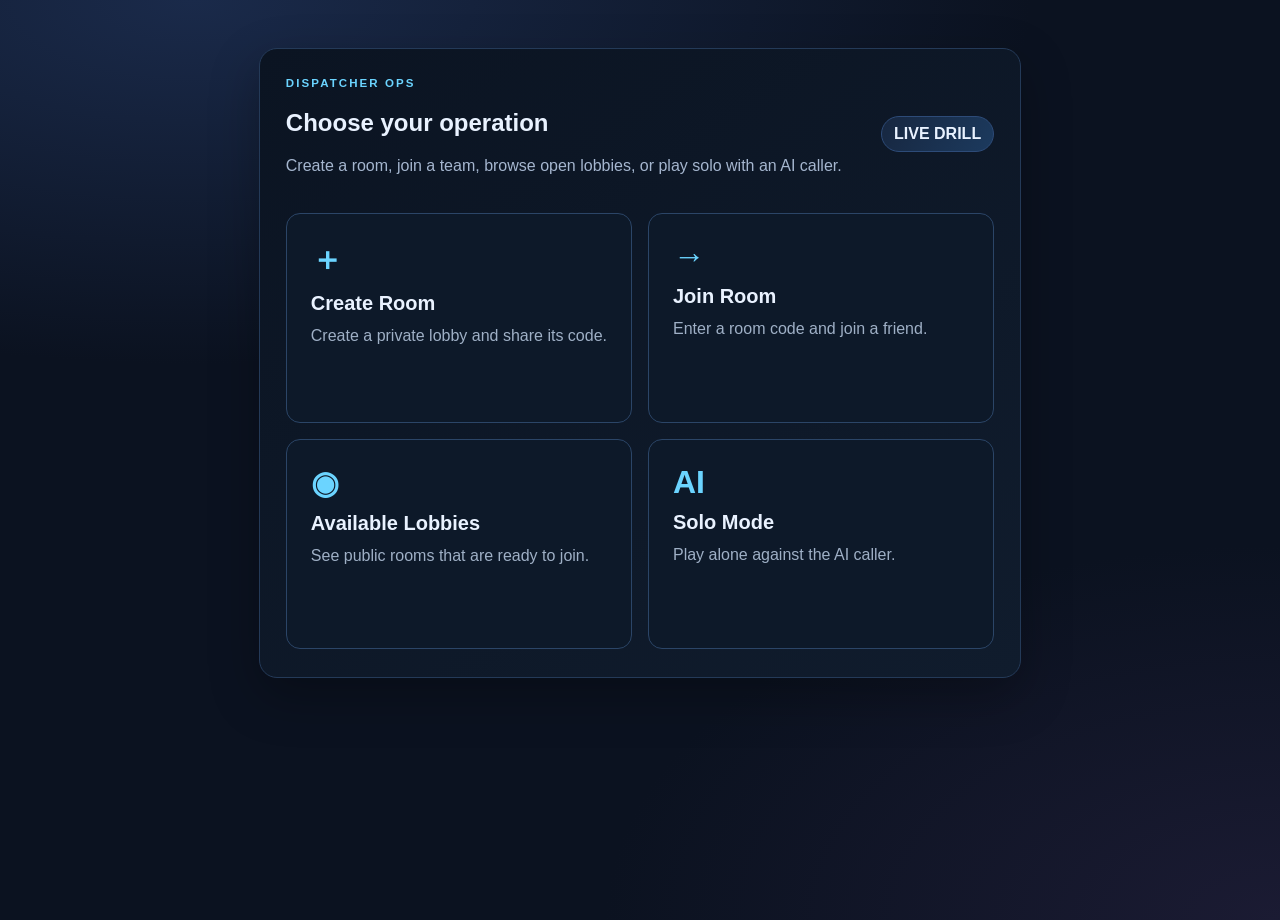
<file: index.html>
<!doctype html>
<html lang="en">
<head>
  <meta charset="UTF-8">
  <meta name="viewport" content="width=device-width, initial-scale=1.0">
  <title>Dispatcher Ops — Main Menu</title>
  <link rel="stylesheet" href="./style.css">
</head>
<body>
  <main class="app">
    <section class="mainMenu standaloneMenu">
      <div class="menuHeader">
        <div>
          <div class="menuKicker">DISPATCHER OPS</div>
          <h1>Choose your operation</h1>
          <p class="muted">Create a room, join a team, browse open lobbies, or play solo with an AI caller.</p>
        </div>
        <div class="badge">LIVE DRILL</div>
      </div>

      <div class="menuGrid">
        <a class="menuTile menuLink" href="/dispatcher-game/create-room.html">
          <span class="tileIcon">＋</span>
          <strong>Create Room</strong>
          <span>Create a private lobby and share its code.</span>
        </a>

        <a class="menuTile menuLink" href="/dispatcher-game/join-room.html">
          <span class="tileIcon">→</span>
          <strong>Join Room</strong>
          <span>Enter a room code and join a friend.</span>
        </a>

        <a class="menuTile menuLink" href="/dispatcher-game/lobbies.html">
          <span class="tileIcon">◉</span>
          <strong>Available Lobbies</strong>
          <span>See public rooms that are ready to join.</span>
        </a>

        <a class="menuTile menuLink" href="/dispatcher-game/solo.html">
          <span class="tileIcon">AI</span>
          <strong>Solo Mode</strong>
          <span>Play alone against the AI caller.</span>
        </a>
      </div>
    </section>
  </main>
</body>
</html>
</file>
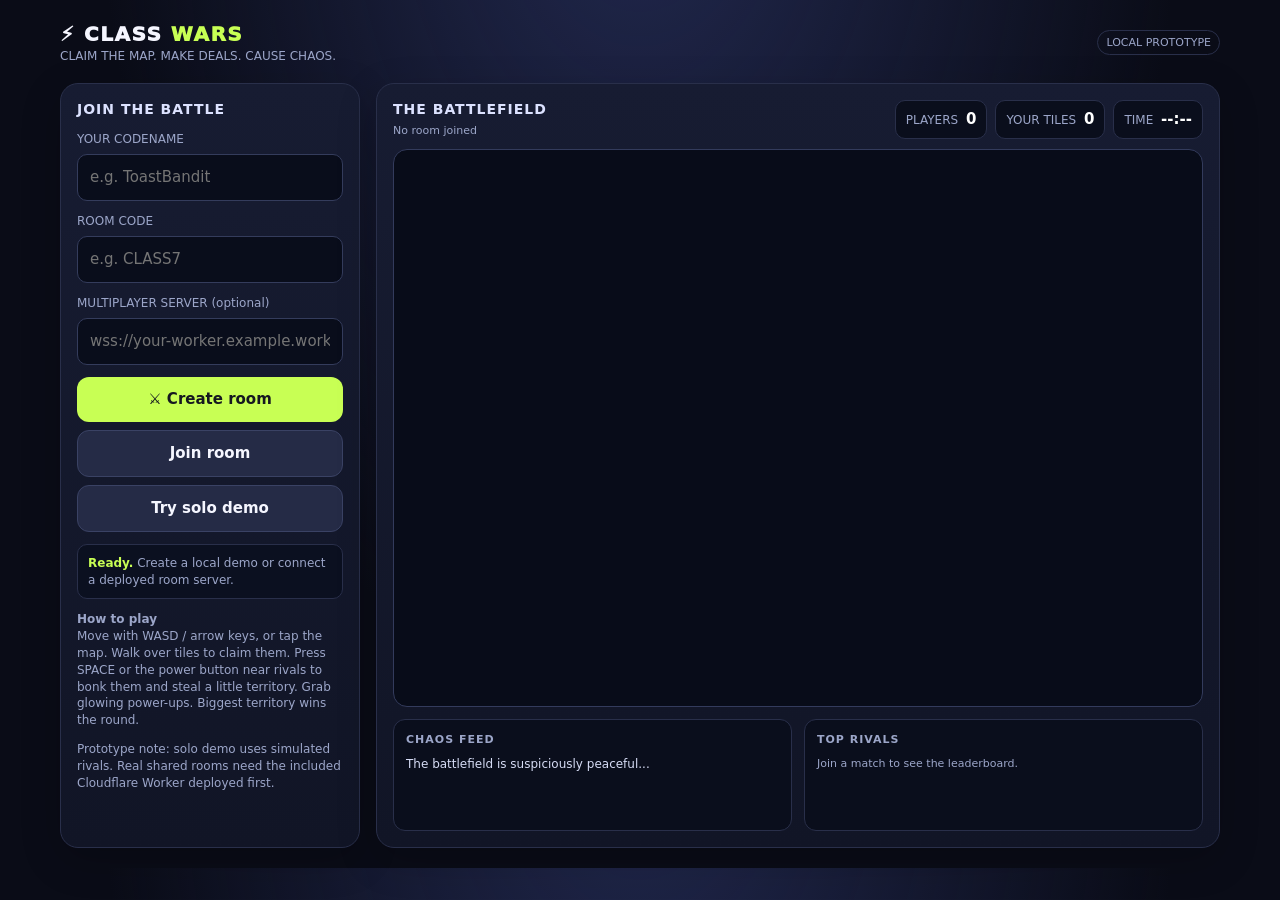
<file: class-wars/index.html>
<!doctype html>
<html lang="en">
<head>
<meta charset="utf-8"><meta name="viewport" content="width=device-width,initial-scale=1,maximum-scale=1,user-scalable=no">
<title>CLASS WARS — Claim the chaos</title>
<style>
:root{--bg:#0a0c17;--panel:#13172a;--line:#292f4a;--text:#f5f6ff;--muted:#9ca6c9;--lime:#c8ff54;--pink:#ff5b9d;--blue:#5bbcff}
*{box-sizing:border-box}body{margin:0;background:radial-gradient(ellipse at 50% -20%,#222950 0,transparent 60%),var(--bg);color:var(--text);font:15px/1.4 system-ui,-apple-system,Segoe UI,sans-serif}button,input{font:inherit}button{cursor:pointer;border:0;border-radius:12px;padding:12px 16px;font-weight:800;background:var(--lime);color:#151820}button.secondary{background:#252b46;color:var(--text);border:1px solid #3a4264}button:disabled{opacity:.5;cursor:not-allowed}.wrap{max-width:1200px;margin:auto;padding:20px}.top{display:flex;align-items:center;justify-content:space-between;gap:12px;margin-bottom:18px}.brand{font-weight:1000;letter-spacing:1.5px;font-size:20px}.brand span{color:var(--lime)}.tag{color:var(--muted);font-size:12px}.layout{display:grid;grid-template-columns:300px minmax(0,1fr);gap:16px}.panel{background:linear-gradient(180deg,#171c32,#111526);border:1px solid var(--line);border-radius:18px;padding:16px;box-shadow:0 12px 40px #0003}.panel h2{font-size:14px;letter-spacing:1px;text-transform:uppercase;margin:0 0 12px;color:#dce2ff}.field{display:grid;gap:6px;margin-bottom:12px}.field label{font-size:12px;color:var(--muted)}input{width:100%;padding:12px;border-radius:10px;border:1px solid #343c5c;background:#090d1b;color:white;outline:none}input:focus{border-color:var(--lime)}.actions{display:grid;gap:8px}.help{color:var(--muted);font-size:12px;margin-top:12px}.status{margin-top:12px;border-radius:10px;padding:10px;background:#0b1020;border:1px solid var(--line);font-size:12px;color:var(--muted);overflow-wrap:anywhere}.status strong{color:var(--lime)}.gamehead{display:flex;align-items:center;justify-content:space-between;gap:12px;margin-bottom:10px}.stats{display:flex;gap:8px;flex-wrap:wrap}.stat{background:#0a0e1c;border:1px solid var(--line);border-radius:10px;padding:8px 10px;font-size:12px;color:var(--muted)}.stat b{color:white;font-size:15px;margin-left:4px}.arena{position:relative;border-radius:14px;overflow:hidden;border:1px solid #333b5c;background:#080c19;aspect-ratio:1.45}.arena canvas{display:block;width:100%;height:100%;touch-action:none}.overlay{position:absolute;inset:0;pointer-events:none;display:flex;align-items:flex-start;justify-content:center;padding:12px}.event{background:#101629df;border:1px solid #535e8b;border-radius:12px;padding:8px 12px;font-weight:800;font-size:12px;text-align:center;max-width:90%;opacity:0;transition:opacity .2s}.event.show{opacity:1}.below{display:grid;grid-template-columns:1fr 1fr;gap:12px;margin-top:12px}.feed,.leaderboard{background:#0a0e1c;border:1px solid var(--line);border-radius:12px;padding:12px;min-height:112px}.feed h3,.leaderboard h3{font-size:11px;letter-spacing:1px;color:var(--muted);margin:0 0 8px}.feedline{font-size:12px;margin:5px 0;color:#d6dcf5}.leader{display:flex;justify-content:space-between;font-size:12px;padding:4px 0;border-bottom:1px solid #202640}.leader:last-child{border:0}.mobile-controls{display:none;justify-content:space-between;align-items:center;gap:10px;margin-top:12px}.dpad{display:grid;grid-template-columns:repeat(3,42px);gap:4px}.dpad button,.power{height:40px;padding:0;background:#242b48;color:white;border:1px solid #3c4569;touch-action:none}.power{background:#ff5b9d;color:#230a17}.small{font-size:11px;color:var(--muted)}.pill{display:inline-block;border:1px solid var(--line);border-radius:99px;padding:4px 8px;font-size:11px;color:var(--muted)}.hidden{display:none!important}
@media(max-width:850px){.wrap{padding:12px}.layout{grid-template-columns:1fr}.panel:first-child{order:2}.gamepanel{order:1}.arena{aspect-ratio:1/1}.below{grid-template-columns:1fr}.mobile-controls{display:flex}.top{margin-bottom:12px}.brand{font-size:17px}}
</style>
</head>
<body><div class="wrap">
<header class="top"><div><div class="brand">⚡ CLASS <span>WARS</span></div><div class="tag">CLAIM THE MAP. MAKE DEALS. CAUSE CHAOS.</div></div><div class="pill" id="modePill">LOCAL PROTOTYPE</div></header>
<div class="layout">
<aside class="panel">
<h2>Join the battle</h2>
<div class="field"><label for="nick">YOUR CODENAME</label><input id="nick" maxlength="16" placeholder="e.g. ToastBandit" autocomplete="nickname"></div>
<div class="field"><label for="room">ROOM CODE</label><input id="room" maxlength="8" placeholder="e.g. CLASS7" autocapitalize="characters"></div>
<div class="field"><label for="server">MULTIPLAYER SERVER (optional)</label><input id="server" placeholder="wss://your-worker.example.workers.dev/room/"></div>
<div class="actions"><button id="create">⚔ Create room</button><button class="secondary" id="join">Join room</button><button class="secondary" id="demo">Try solo demo</button></div>
<div class="status" id="status"><strong>Ready.</strong> Create a local demo or connect a deployed room server.</div>
<div class="help"><b>How to play</b><br>Move with WASD / arrow keys, or tap the map. Walk over tiles to claim them. Press SPACE or the power button near rivals to bonk them and steal a little territory. Grab glowing power-ups. Biggest territory wins the round.</div>
<div class="help">Prototype note: solo demo uses simulated rivals. Real shared rooms need the included Cloudflare Worker deployed first.</div>
</aside>
<main class="panel gamepanel">
<div class="gamehead"><div><h2 style="margin-bottom:3px">The battlefield</h2><div class="small" id="roomLabel">No room joined</div></div><div class="stats"><div class="stat">PLAYERS <b id="playerCount">0</b></div><div class="stat">YOUR TILES <b id="tileCount">0</b></div><div class="stat">TIME <b id="clock">--:--</b></div></div></div>
<div class="arena"><canvas id="map" width="900" height="620" aria-label="Class Wars game map"></canvas><div class="overlay"><div class="event" id="event"></div></div></div>
<div class="mobile-controls"><div class="dpad"><span></span><button data-dir="up">▲</button><span></span><button data-dir="left">◀</button><button data-dir="down">▼</button><button data-dir="right">▶</button></div><button class="power" id="mobilePower">BONK ⚡</button></div>
<div class="below"><section class="feed"><h3>CHAOS FEED</h3><div id="feed"><div class="feedline">The battlefield is suspiciously peaceful...</div></div></section><section class="leaderboard"><h3>TOP RIVALS</h3><div id="leaders"><div class="small">Join a match to see the leaderboard.</div></div></section></div>
</main></div></div>
<script>
(function(){
const canvas=document.getElementById('map'),ctx=canvas.getContext('2d'),$=id=>document.getElementById(id);
const W=900,H=620,COLS=30,ROWS=20,TILE=W/COLS;
const colors=['#c8ff54','#5bbcff','#ff5b9d','#b78bff','#ffb84d','#48e0b3','#ff7557','#f2f3ff'];
let players=[],tiles=[],powerups=[],feed=[],me=null,roomCode='',online=false,socket=null,joined=false,keys={},lastSent=0,lastPower=0,roundStart=0,eventUntil=0,activeEvent='',timer=null;
const names=['ToastBandit','ChairWizard','LagGoblin','SneakyPotato','TinyMenace','TaxEvader','PixelGremlin','SirBonks','NoHomework','ChaosDuck','WiFiThief','BreadLord'];
const rand=(a,b)=>Math.random()*(b-a)+a,ri=n=>Math.floor(Math.random()*n);
function setStatus(t){$('status').textContent=t}
function say(t){feed.unshift(t);feed=feed.slice(0,5);$('feed').innerHTML=feed.map(x=>'<div class="feedline">'+esc(x)+'</div>').join('')}
function esc(s){return String(s).replace(/[&<>"]/g,c=>({'&':'&amp;','<':'&lt;','>':'&gt;','"':'&quot;'}[c]))}
function newTiles(){tiles=Array.from({length:COLS*ROWS},()=>({team:-1}));}
function addPlayer(name,bot=false,id){let p={id:id||('p'+Math.random().toString(36).slice(2,9)),name:name.slice(0,16),x:rand(100,W-100),y:rand(100,H-100),team:players.length%colors.length,score:0,bot,alive:true,speed:bot?1.5:2.8,dir:rand(0,Math.PI*2)};players.push(p);if(!bot&&!me)me=p;return p}
function claim(p){let c=Math.max(0,Math.min(COLS-1,Math.floor(p.x/TILE))),r=Math.max(0,Math.min(ROWS-1,Math.floor(p.y/(H/ROWS)))),i=r*COLS+c;if(tiles[i].team!==p.team){tiles[i].team=p.team;p.score++}}
function startDemo(){disconnect();online=false;joined=true;newTiles();players=[];powerups=[];me=null;roomCode='DEMO';addPlayer(($('nick').value.trim()||'You'),false,'you');for(let i=0;i<11;i++)addPlayer(names[i],true);for(let i=0;i<9;i++)powerups.push({x:rand(40,W-40),y:rand(40,H-40),kind:i%3});roundStart=Date.now();say('The lobby opened. Try not to get bonked.');say('Chaos forecast: questionable decisions.');$('modePill').textContent='SOLO DEMO';$('roomLabel').textContent='Local demo · bots enabled';setStatus('Solo demo is running. This is on your device only.');eventLoop();render()}
function disconnect(){if(socket){socket.onclose=null;socket.close();socket=null}online=false}
function makeRoomCode(){return Math.random().toString(36).slice(2,8).toUpperCase()}
function connect(code,create){
const base=$('server').value.trim().replace(//+$/,'');if(!base){setStatus('No multiplayer server URL yet. Deploy worker.js and paste its wss:// URL here. Starting solo demo so you can test the game.');startDemo();return}
disconnect();roomCode=code||makeRoomCode();$('room').value=roomCode;const url=base.endsWith('/room')?base+'/'+encodeURIComponent(roomCode):base+'/room/'+encodeURIComponent(roomCode);
try{socket=new WebSocket(url)}catch(e){setStatus('Could not open that server URL. Check that it starts with wss://');return}
setStatus('Connecting to room '+roomCode+'…');
socket.onopen=()=>{online=true;joined=true;newTiles();players=[];powerups=[];me=null;const name=($('nick').value.trim()||'Player').slice(0,16);socket.send(JSON.stringify({type:'join',name:name}));$('modePill').textContent='ONLINE ROOM';$('roomLabel').textContent='Room '+roomCode+' · share this code';roundStart=Date.now();setStatus('Connected! Share room code '+roomCode+' with your class.');say('You entered room '+roomCode+'.');eventLoop()};
socket.onmessage=e=>{let data;try{data=JSON.parse(e.data)}catch{return}if(data.type==='state'){players=data.players||[];tiles=data.tiles||tiles;powerups=data.powerups||[];const own=players.find(p=>p.id===data.you);if(own)me=own;$('playerCount').textContent=players.length;$('tileCount').textContent=me?me.score:0;render()}else if(data.type==='event'){say(data.text);showEvent(data.text)}else if(data.type==='error'){setStatus(data.message||'Server error')}}
socket.onerror=()=>setStatus('Connection failed. Check the Worker URL and deployment.');socket.onclose=()=>{if(online){online=false;setStatus('Disconnected from room. Refresh or join again.')}};
}
function eventLoop(){if(timer)clearInterval(timer);timer=setInterval(()=>{if(!joined)return;const now=Date.now();if(me){let dx=0,dy=0;if(keys.ArrowUp||keys.w)dy--;if(keys.ArrowDown||keys.s)dy++;if(keys.ArrowLeft||keys.a)dx--;if(keys.ArrowRight||keys.d)dx++;const len=Math.hypot(dx,dy)||1;if(dx||dy){me.x=Math.max(10,Math.min(W-10,me.x+dx/len*me.speed*3));me.y=Math.max(10,Math.min(H-10,me.y+dy/len*3*me.speed));if(!online)claim(me)}}if(!online){for(const p of players){if(p.bot){p.dir+=rand(-.25,.25);p.x=Math.max(10,Math.min(W-10,p.x+Math.cos(p.dir)*p.speed*2));p.y=Math.max(10,Math.min(H-10,p.y+Math.sin(p.dir)*p.speed*2));claim(p);if(Math.random()<.003){say(p.name+' claimed a suspicious amount of land.')}}}if(Math.random()<.003){const ev=['⚠️ FLOOR IS LAVA: keep moving!','🪙 RESOURCE RUSH: grab the glowing stuff!','🌀 MAP GLITCH: trust absolutely nothing.','📦 SUPPLY DROP: power-ups have appeared!','🧀 CHEESE METEOR: nobody knows why.'];showEvent(ev[ri(ev.length)]);say(ev[ri(ev.length)]);for(let i=0;i<4;i++)powerups.push({x:rand(30,W-30),y:rand(30,H-30),kind:ri(3)})}if(Math.random()<.008&&powerups.length<12)powerups.push({x:rand(30,W-30),y:rand(30,H-30),kind:ri(3)})}else if(socket&&socket.readyState===1&&now-lastSent>100){lastSent=now;socket.send(JSON.stringify({type:'move',x:me.x,y:me.y}))}
if(me){for(let i=powerups.length-1;i>=0;i--){if(Math.hypot(me.x-powerups[i].x,me.y-powerups[i].y)<20){const k=powerups[i].kind;if(k===0){me.score+=8;say('Power-up: territory boost! +8')}else if(k===1){me.speed=4;setTimeout(()=>{if(me)me.speed=2.8},4000);say('Speed boost! Zoom zoom.')}else{if(!online){const victim=players.filter(p=>p.bot).sort((a,b)=>Math.hypot(a.x-me.x,a.y-me.y)-Math.hypot(b.x-me.x,b.y-me.y))[0];if(victim){victim.x=rand(50,W-50);victim.y=rand(50,H-50);say('You launched '+victim.name+' into orbit.')}}}powerups.splice(i,1)}}}
$('playerCount').textContent=players.length;$('tileCount').textContent=me?me.score:0;const sec=Math.floor((now-roundStart)/1000);$('clock').textContent=String(Math.floor(sec/60)).padStart(2,'0')+':'+String(sec%60).padStart(2,'0');updateLeaders();render()},50)}
function updateLeaders(){const top=players.slice().sort((a,b)=>(b.score||0)-(a.score||0)).slice(0,5);$('leaders').innerHTML=top.map((p,i)=>'<div class="leader"><span>'+['🥇','🥈','🥉','4.','5.'][i]+' <span style="color:'+colors[p.team%colors.length]+'">'+esc(p.name)+'</span></span><b>'+p.score+'</b></div>').join('')}
function showEvent(t){$('event').textContent=t;$('event').classList.add('show');eventUntil=Date.now()+2300;setTimeout(()=>{if(Date.now()>=eventUntil)$('event').classList.remove('show')},2400)}
function bonk(){if(!me||Date.now()-lastPower<900)return;lastPower=Date.now();if(online){if(socket&&socket.readyState===1)socket.send(JSON.stringify({type:'bonk'}));return}let enemy=players.filter(p=>p!==me&&Math.hypot(p.x-me.x,p.y-me.y)<85).sort((a,b)=>Math.hypot(a.x-me.x,a.y-me.y)-Math.hypot(b.x-me.x,b.y-me.y))[0];if(enemy){enemy.x=rand(30,W-30);enemy.y=rand(30,H-30);me.score+=5;for(let i=0;i<4;i++)claim(me);say('BONK! '+enemy.name+' got launched. +5 tiles');showEvent('BONK! +5 TERRITORY')}else{say('Bonk missed. The air has been defeated.')}render()}
function render(){ctx.clearRect(0,0,W,H);ctx.fillStyle='#080c19';ctx.fillRect(0,0,W,H);
for(let r=0;r<ROWS;r++)for(let c=0;c<COLS;c++){let t=tiles[r*COLS+c];if(t&&t.team>=0){ctx.globalAlpha=.24;ctx.fillStyle=colors[t.team%colors.length];ctx.fillRect(c*TILE,r*(H/ROWS),TILE-1,H/ROWS-1);ctx.globalAlpha=1}else{ctx.strokeStyle='#171d32';ctx.strokeRect(c*TILE,r*(H/ROWS),TILE,H/ROWS)}}
for(const pu of powerups){ctx.beginPath();ctx.fillStyle=['#c8ff54','#5bbcff','#ff5b9d'][pu.kind%3];ctx.shadowColor=ctx.fillStyle;ctx.shadowBlur=15;ctx.arc(pu.x,pu.y,7,0,Math.PI*2);ctx.fill();ctx.shadowBlur=0;ctx.fillStyle='#fff';ctx.font='10px system-ui';ctx.textAlign='center';ctx.fillText(['+','⚡','✦'][pu.kind%3],pu.x,pu.y+3)}
for(const p of players){if(!p)continue;ctx.beginPath();ctx.fillStyle=colors[p.team%colors.length];ctx.shadowColor=ctx.fillStyle;ctx.shadowBlur=p===me?16:7;ctx.arc(p.x,p.y,p===me?9:7,0,Math.PI*2);ctx.fill();ctx.shadowBlur=0;if(p===me){ctx.strokeStyle='#fff';ctx.lineWidth=2;ctx.beginPath();ctx.arc(p.x,p.y,13,0,Math.PI*2);ctx.stroke()}ctx.font='bold 11px system-ui';ctx.textAlign='center';ctx.fillStyle='#fff';ctx.shadowColor='#000';ctx.shadowBlur=4;ctx.fillText(p.name.slice(0,14),p.x,p.y-13);ctx.shadowBlur=0}
}
window.addEventListener('keydown',e=>{if(['ArrowUp','ArrowDown','ArrowLeft','ArrowRight',' '].includes(e.key))e.preventDefault();keys[e.key]=true;if(e.key===' ')bonk()});window.addEventListener('keyup',e=>keys[e.key]=false);
canvas.addEventListener('pointerdown',e=>{if(!me)return;const rect=canvas.getBoundingClientRect();const x=(e.clientX-rect.left)/rect.width*W,y=(e.clientY-rect.top)/rect.height*H;const dx=x-me.x,dy=y-me.y,len=Math.hypot(dx,dy)||1;me.x=Math.max(10,Math.min(W-10,me.x+dx/len*65));me.y=Math.max(10,Math.min(H-10,me.y+dy/len*65));if(!online)claim(me);else if(socket&&socket.readyState===1)socket.send(JSON.stringify({type:'move',x:me.x,y:me.y}));render()});
document.querySelectorAll('[data-dir]').forEach(b=>{const dir=b.dataset.dir,k={up:'ArrowUp',down:'ArrowDown',left:'ArrowLeft',right:'ArrowRight'}[dir];b.addEventListener('pointerdown',e=>{e.preventDefault();keys[k]=true});['pointerup','pointerleave','pointercancel'].forEach(ev=>b.addEventListener(ev,()=>keys[k]=false))});
$('mobilePower').addEventListener('click',bonk);$('create').addEventListener('click',()=>connect(makeRoomCode(),true));$('join').addEventListener('click',()=>{const c=$('room').value.trim().toUpperCase();if(!c){setStatus('Enter a room code first.');return}connect(c,false)});$('demo').addEventListener('click',startDemo);
newTiles();render();setStatus('Ready. Click Try solo demo to test, or connect the multiplayer Worker for shared rooms.');
})();
</script></body></html>
</file>
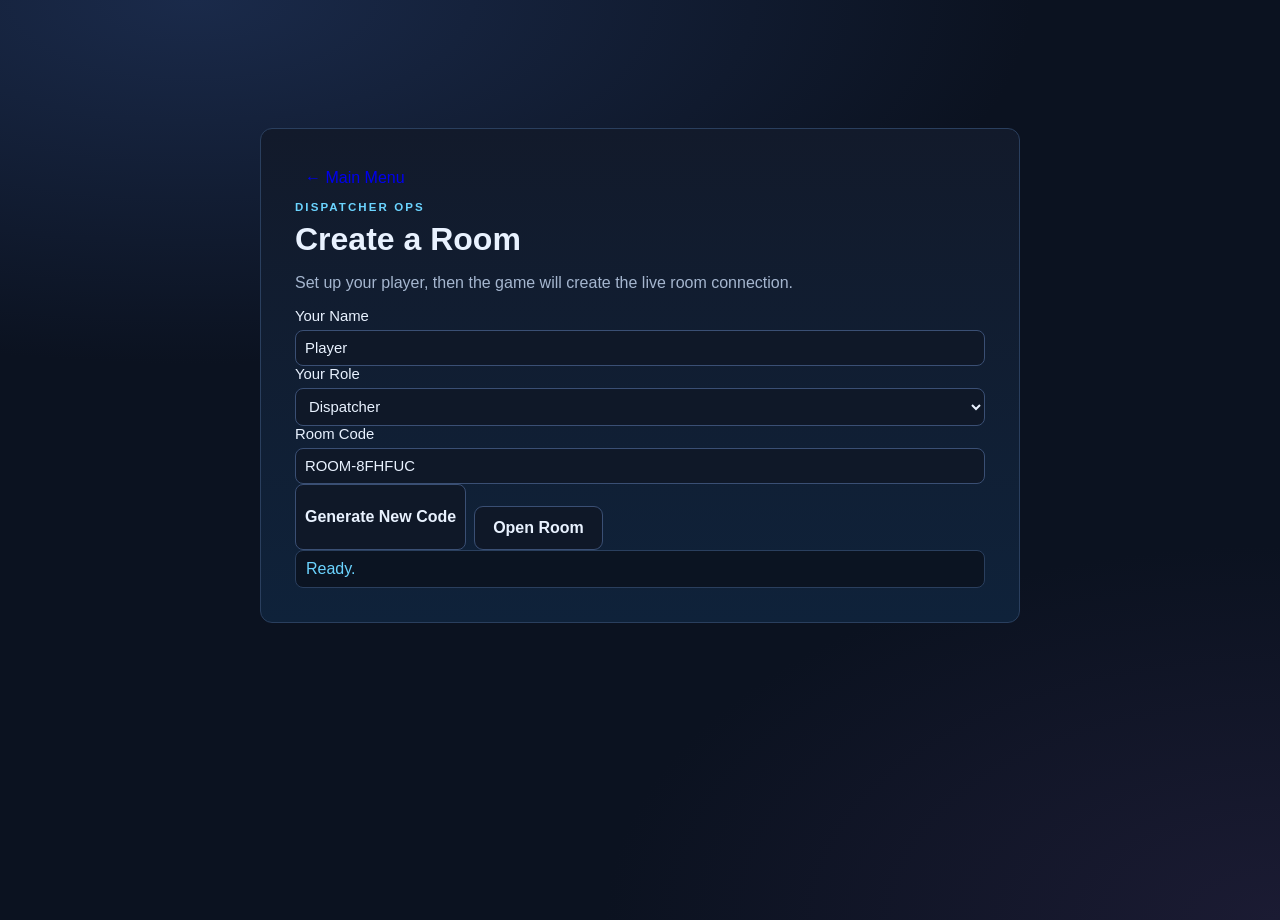
<file: create-room.html>
<!doctype html>
<html lang="en">
<head>
  <meta charset="UTF-8">
  <meta name="viewport" content="width=device-width, initial-scale=1.0">
  <title>Create Room — Dispatcher Ops</title>
  <link rel="stylesheet" href="./style.css">
</head>
<body>
  <main class="app">
    <section class="card standalonePage">
      <a class="smallButton pageBack" href="./index.html">← Main Menu</a>
      <div class="menuKicker">DISPATCHER OPS</div>
      <h1>Create a Room</h1>
      <p class="muted">Set up your player, then the game will create the live room connection.</p>

      <div class="roomSetupCard">
        <label>
          Your Name
          <input id="createName" type="text" maxlength="24" placeholder="Your name" value="Player">
        </label>

        <label>
          Your Role
          <select id="createRole">
            <option value="dispatcher">Dispatcher</option>
            <option value="victim">Victim</option>
          </select>
        </label>

        <label>
          Room Code
          <input id="createRoomCode" type="text" maxlength="24" placeholder="CITY-247">
        </label>

        <div class="buttonRow">
          <button id="newCode" type="button">Generate New Code</button>
          <button id="createRoomButton" class="pageAction" type="button">Open Room</button>
        </div>
        <div id="createRoomStatus" class="lobbyStatus">Ready.</div>
      </div>
    </section>
  </main>

  <script>
    const nameInput = document.getElementById("createName");
    const roleInput = document.getElementById("createRole");
    const roomInput = document.getElementById("createRoomCode");
    const button = document.getElementById("createRoomButton");
    const newCode = document.getElementById("newCode");
    const status = document.getElementById("createRoomStatus");

    function makeRoomCode() {
      const chars = "ABCDEFGHJKLMNPQRSTUVWXYZ23456789";
      let code = "";
      for (let i = 0; i < 6; i++) code += chars[Math.floor(Math.random() * chars.length)];
      return "ROOM-" + code;
    }

    function generateCode() {
      roomInput.value = makeRoomCode();
    }

    generateCode();
    newCode.addEventListener("click", generateCode);

    button.addEventListener("click", () => {
      const name = nameInput.value.trim() || "Player";
      const role = roleInput.value;
      const roomCode = roomInput.value.trim().toUpperCase();

      if (!roomCode) {
        status.textContent = "Enter a room code first.";
        return;
      }

      sessionStorage.setItem("dispatcherName", name);
      sessionStorage.setItem("dispatcherRole", role);
      sessionStorage.setItem("dispatcherRoom", roomCode);
      sessionStorage.setItem("dispatcherCreated", "true");

      status.textContent = "Opening the live room...";
      window.location.href = "./game.html?mode=create&room=" + encodeURIComponent(roomCode);
    });
  </script>
</body>
</html>
</file>
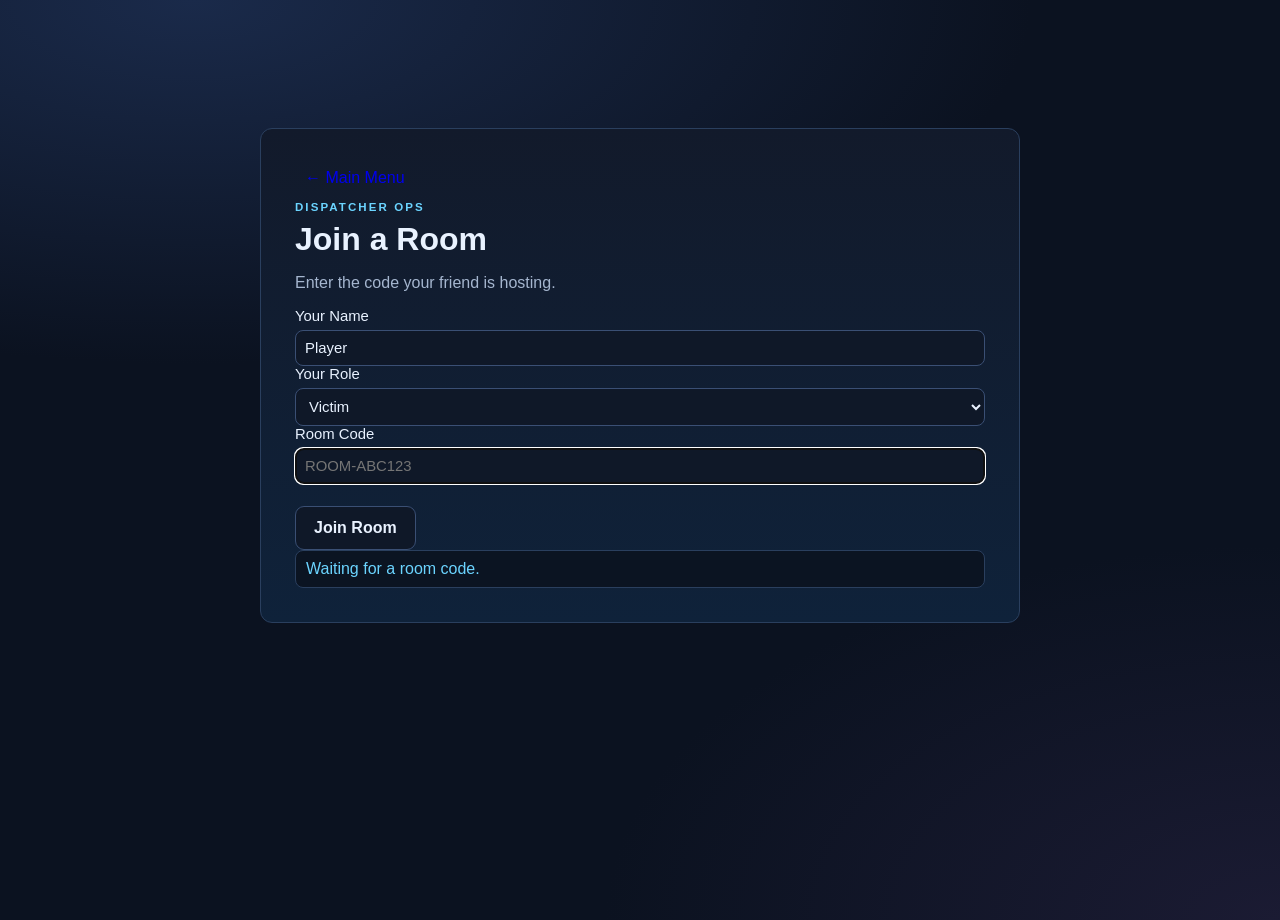
<file: join-room.html>
<!doctype html>
<html lang="en">
<head>
  <meta charset="UTF-8">
  <meta name="viewport" content="width=device-width, initial-scale=1.0">
  <title>Join Room — Dispatcher Ops</title>
  <link rel="stylesheet" href="./style.css">
</head>
<body>
  <main class="app">
    <section class="card standalonePage">
      <a class="smallButton pageBack" href="./index.html">← Main Menu</a>
      <div class="menuKicker">DISPATCHER OPS</div>
      <h1>Join a Room</h1>
      <p class="muted">Enter the code your friend is hosting.</p>
      <div class="roomSetupCard">
        <label>Your Name<input id="joinName" maxlength="24" value="Player" placeholder="Your name"></label>
        <label>Your Role<select id="joinRole"><option value="victim">Victim</option><option value="dispatcher">Dispatcher</option></select></label>
        <label>Room Code<input id="joinCode" maxlength="24" placeholder="ROOM-ABC123" autocomplete="off"></label>
        <button id="joinButton" class="pageAction" type="button">Join Room</button>
        <div id="joinStatus" class="lobbyStatus">Waiting for a room code.</div>
      </div>
    </section>
  </main>
  <script>
    const nameInput = document.getElementById("joinName");
    const roleInput = document.getElementById("joinRole");
    const codeInput = document.getElementById("joinCode");
    const button = document.getElementById("joinButton");
    const status = document.getElementById("joinStatus");
    codeInput.focus();
    button.addEventListener("click", () => {
      const name = nameInput.value.trim() || "Player";
      const role = roleInput.value;
      const room = codeInput.value.trim().toUpperCase().replace(/[^A-Z0-9-]/g, "");
      if (!room) { status.textContent = "Enter the room code first."; codeInput.focus(); return; }
      sessionStorage.setItem("dispatcherName", name);
      sessionStorage.setItem("dispatcherRole", role);
      sessionStorage.setItem("dispatcherRoom", room);
      sessionStorage.removeItem("dispatcherCreated");
      status.textContent = "Connecting...";
      window.location.href = "./game.html?mode=join&room=" + encodeURIComponent(room);
    });
    codeInput.addEventListener("keydown", (event) => { if (event.key === "Enter") button.click(); });
  </script>
</body>
</html>
</file>
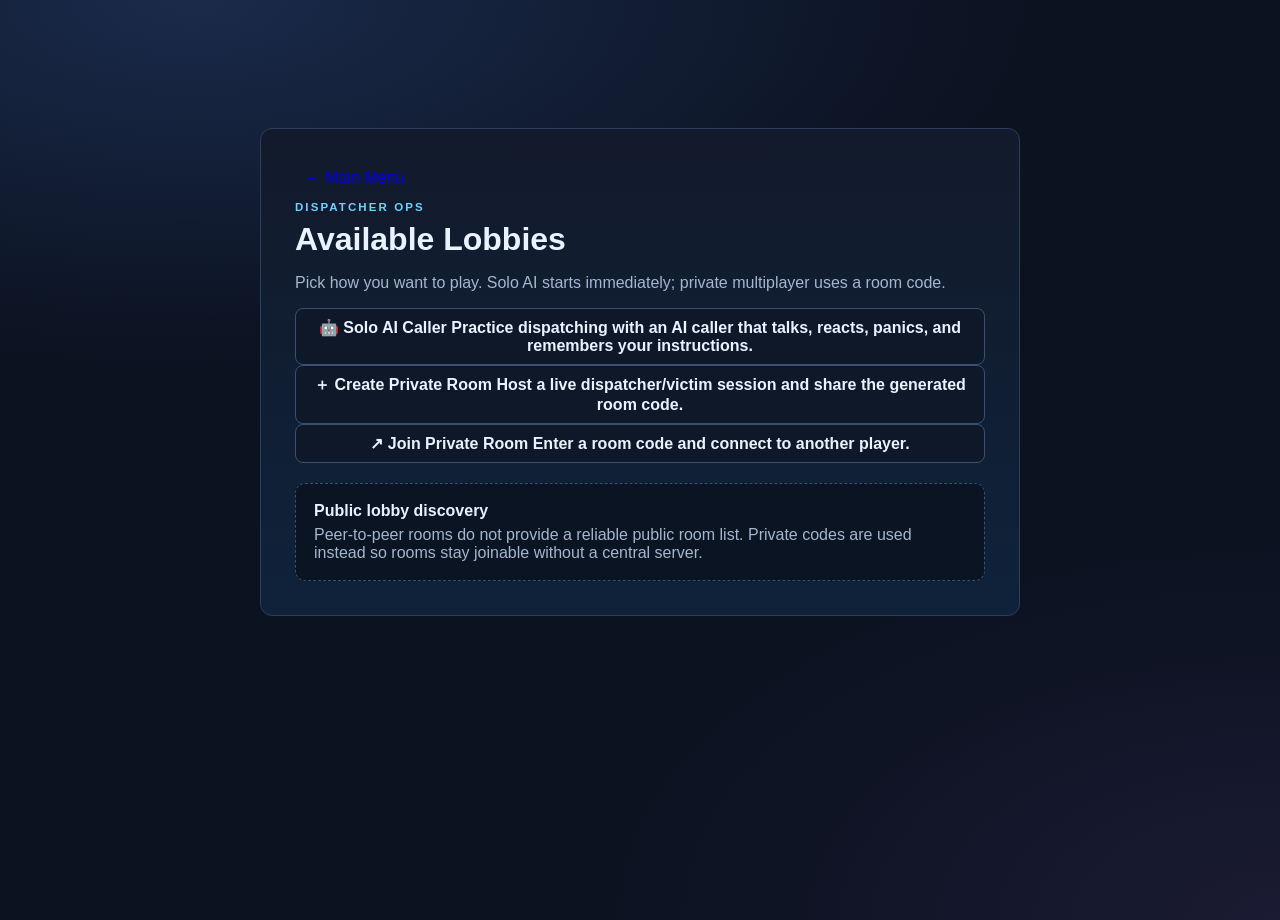
<file: lobbies.html>
<!doctype html>
<html lang="en">
<head>
  <meta charset="UTF-8">
  <meta name="viewport" content="width=device-width, initial-scale=1.0">
  <title>Available Lobbies — Dispatcher Ops</title>
  <link rel="stylesheet" href="./style.css">
</head>
<body>
  <main class="app">
    <section class="card standalonePage">
      <a class="smallButton pageBack" href="./index.html">← Main Menu</a>
      <div class="menuKicker">DISPATCHER OPS</div>
      <h1>Available Lobbies</h1>
      <p class="muted">Pick how you want to play. Solo AI starts immediately; private multiplayer uses a room code.</p>

      <div class="lobbyGrid">
        <button class="lobbyChoice" type="button" id="soloLobby">
          <strong>🤖 Solo AI Caller</strong>
          <span>Practice dispatching with an AI caller that talks, reacts, panics, and remembers your instructions.</span>
        </button>

        <button class="lobbyChoice" type="button" id="createLobby">
          <strong>＋ Create Private Room</strong>
          <span>Host a live dispatcher/victim session and share the generated room code.</span>
        </button>

        <button class="lobbyChoice" type="button" id="joinLobby">
          <strong>↗ Join Private Room</strong>
          <span>Enter a room code and connect to another player.</span>
        </button>
      </div>

      <div class="emptyLobby">
        <strong>Public lobby discovery</strong>
        <span>Peer-to-peer rooms do not provide a reliable public room list. Private codes are used instead so rooms stay joinable without a central server.</span>
      </div>
    </section>
  </main>

  <script>
    document.getElementById("soloLobby").onclick = () => {
      window.location.href = "./game.html?mode=solo";
    };
    document.getElementById("createLobby").onclick = () => {
      window.location.href = "./create-room.html";
    };
    document.getElementById("joinLobby").onclick = () => {
      window.location.href = "./join-room.html";
    };
  </script>
</body>
</html>
</file>
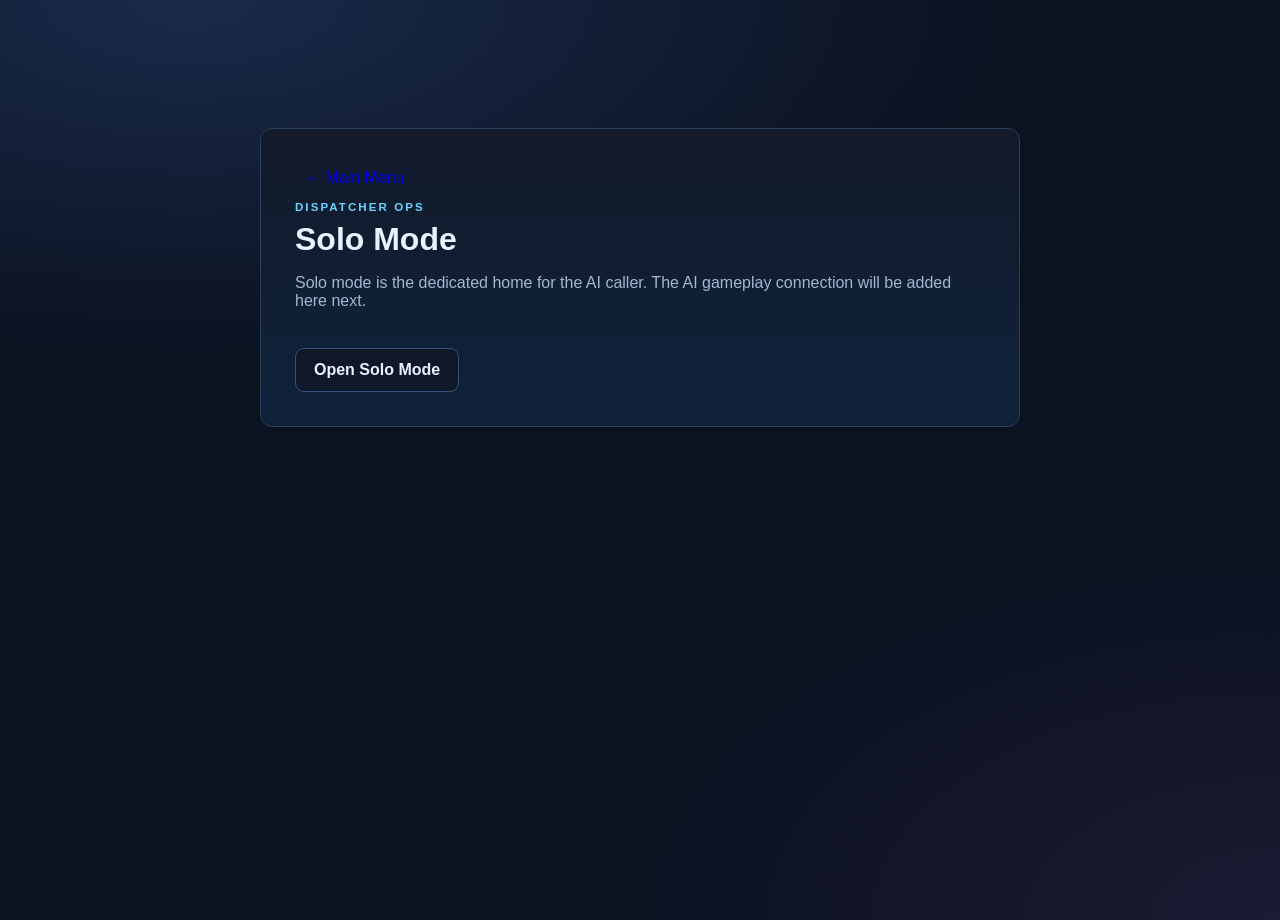
<file: solo.html>
<!doctype html><html lang="en"><head><meta charset="UTF-8"><meta name="viewport" content="width=device-width, initial-scale=1.0"><title>Solo Mode — Dispatcher Ops</title><link rel="stylesheet" href="./style.css"></head><body><main class="app"><section class="card standalonePage"><a class="smallButton pageBack" href="./index.html">← Main Menu</a><div class="menuKicker">DISPATCHER OPS</div><h1>Solo Mode</h1><p class="muted">Solo mode is the dedicated home for the AI caller. The AI gameplay connection will be added here next.</p><a class="pageAction" href="./game.html?mode=solo">Open Solo Mode</a></section></main></body></html>
</file>
<file: style.css>
:root {
  --bg: #0b1220;
  --panel: #121a2b;
  --panel-2: #0f223a;
  --line: #2a3f5e;
  --ink: #e9f2ff;
  --muted: #a5b6cf;
  --accent: #6bd4ff;
  --warn: #ffb86b;
  --danger: #ff6b7a;
  --victim: #ffad6b;
}

* { box-sizing: border-box; }
body {
  margin: 0;
  min-height: 100vh;
  font-family: "Segoe UI", Tahoma, Geneva, Verdana, sans-serif;
  color: var(--ink);
  background:
    radial-gradient(1200px 520px at 15% 0%, #1a2a4a 0, transparent 70%),
    radial-gradient(900px 500px at 100% 100%, #1b1b33 0, transparent 75%),
    var(--bg);
}

.app {
  width: min(1440px, 96vw);
  margin: 20px auto;
  display: grid;
  gap: 14px;
}

.topbar {
  display: flex;
  align-items: center;
  justify-content: space-between;
  gap: 16px;
}

.topbar h1 { margin: 0; font-size: 1.6rem; }
.topbar p { margin: 4px 0 0; color: var(--muted); }

.badge {
  background: linear-gradient(120deg, #172740, #1c3a5e);
  border: 1px solid #2d4b78;
  padding: 8px 12px;
  border-radius: 999px;
  font-weight: 600;
}

.card {
  background: linear-gradient(180deg, var(--panel), var(--panel-2));
  border: 1px solid var(--line);
  border-radius: 12px;
  padding: 12px;
}

.setup {
  display: grid;
  grid-template-columns: 1.3fr 1fr 1fr 1.4fr;
  gap: 10px;
  align-items: end;
}
.lobbyTitle { align-self: center; }
.lobbyTitle h2 { margin: 0 0 4px; }
.lobbyTitle p { margin: 0; }
.lobbyButtons { display: grid; grid-template-columns: 1fr 1fr; gap: 8px; }
.lobbyStatus {
  grid-column: 1 / -1;
  padding: 9px 10px;
  border: 1px solid #2a3f5e;
  border-radius: 8px;
  background: #0b1422;
  color: var(--accent);
}

.status {
  display: grid;
  grid-template-columns: repeat(10, minmax(120px, 1fr));
  gap: 8px;
  align-items: center;
}

label { display: grid; gap: 6px; font-size: 0.93rem; }
input, select, textarea, button {
  width: 100%;
  border-radius: 8px;
  border: 1px solid #3a4f74;
  background: #0f1828;
  color: var(--ink);
  padding: 9px;
  font: inherit;
}

button { font-weight: 600; cursor: pointer; }
button:hover { border-color: #6d93d2; }
button:disabled { opacity: 0.6; cursor: not-allowed; }

.grid {
  display: grid;
  grid-template-columns: 1fr 1fr 1.1fr;
  gap: 12px;
  min-height: 560px;
}

.panel h2 { margin: 0 0 8px; }
.muted { color: var(--muted); }
.dispatcher { border-color: color-mix(in srgb, var(--accent), #1d2f4d 60%); }
.victim { border-color: color-mix(in srgb, var(--victim), #1d2f4d 60%); }

.controlGroup { margin-bottom: 12px; }
.buttonRow { display: flex; flex-wrap: wrap; gap: 8px; }
.buttonRow button { width: auto; min-width: 100px; }

.feed, .transcriptFeed {
  border: 1px solid #2a3b5a;
  border-radius: 10px;
  background: #0b1422;
  padding: 8px;
}
.feed { height: 260px; overflow: auto; margin-bottom: 10px; }
.transcriptFeed { height: 120px; overflow: auto; font-size: 0.85rem; color: #b9ccee; }

.feedItem {
  margin: 0 0 8px;
  padding: 8px;
  border-radius: 8px;
  background: #111d31;
  border: 1px solid #2a3c5d;
  font-size: 0.92rem;
}
.feedItem small { color: var(--muted); display: block; margin-bottom: 4px; }

#dispatcherMap, #victimGame {
  width: 100%;
  height: auto;
  border-radius: 8px;
  border: 1px solid #2e4468;
  background: #0b1422;
}

.gameHud {
  margin: 0 0 8px;
  border-radius: 8px;
  padding: 8px;
  border: 1px solid #35507a;
  background: #0f1a2c;
}

.panicStatus {
  border: 1px solid #4f2e3a;
  border-radius: 8px;
  padding: 8px;
  background: linear-gradient(90deg, #19314a, #3d1d2b);
}

.modalOverlay {
  position: fixed;
  inset: 0;
  background: rgba(6, 8, 16, 0.85);
  display: grid;
  place-items: center;
  z-index: 50;
}

.modalCard {
  width: min(90vw, 640px);
  background: linear-gradient(180deg, #111b2f, #0f1a2a);
  border: 1px solid #2e456a;
  border-radius: 14px;
  padding: 16px;
  box-shadow: 0 18px 40px rgba(0, 0, 0, 0.45);
}

.modalHeader {
  display: flex;
  align-items: center;
  justify-content: space-between;
}

.pill {
  background: #1a2f4f;
  border: 1px solid #2d4b78;
  padding: 4px 10px;
  border-radius: 999px;
  font-size: 0.8rem;
}

.reportText {
  margin: 0;
  white-space: pre-wrap;
  font-family: Consolas, "Courier New", monospace;
  font-size: 0.9rem;
  line-height: 1.4;
}

.hidden { display: none; }

@media (max-width: 1100px) {
  .setup { grid-template-columns: 1fr 1fr; }
  .lobbyTitle, .lobbyStatus { grid-column: 1 / -1; }
  .status { grid-template-columns: repeat(3, minmax(140px, 1fr)); }
  .grid { grid-template-columns: 1fr; }
}
.mainMenu { max-width:1100px; margin:28px auto; padding:26px; border:1px solid #243a58; border-radius:18px; background:linear-gradient(145deg,#0b1422,#101c2d); box-shadow:0 18px 50px rgba(0,0,0,.28); }
.menuHeader { display:flex; justify-content:space-between; align-items:center; gap:20px; margin-bottom:22px; }
.menuKicker { letter-spacing:.18em; font-size:.72rem; color:var(--accent); font-weight:800; }
.menuHeader h2 { margin:4px 0 5px; font-size:1.8rem; }
.menuGrid { display:grid; grid-template-columns:1fr 1fr; gap:16px; }
.menuTile { min-height:210px; text-align:left; padding:24px; border:1px solid #2b4567; border-radius:14px; background:#0d1929; color:inherit; cursor:pointer; display:flex; flex-direction:column; align-items:flex-start; gap:10px; transition:.18s ease; }
.menuTile:hover { transform:translateY(-3px); border-color:var(--accent); background:#112238; }
.menuTile strong { font-size:1.25rem; }
.menuTile > span:not(.tileIcon) { color:#9fb0c6; line-height:1.4; }
.tileIcon { font-size:2rem; color:var(--accent); font-weight:800; }
.soloTile { border-color:#355b68; }
.openLobbyList { width:100%; margin-top:auto; padding-top:8px; font-size:.85rem; }
.smallButton { width:auto; padding:6px 10px; margin-bottom:8px; }
@media (max-width:700px) { .menuGrid { grid-template-columns:1fr; } .menuTile { min-height:160px; } .menuHeader { align-items:flex-start; } }

.menuLink { text-decoration:none; color:inherit; }
.standaloneMenu { min-height:70vh; display:flex; flex-direction:column; justify-content:center; }
.standalonePage { width:min(760px,94vw); margin:12vh auto; padding:34px; }
.standalonePage h1 { font-size:2rem; margin:8px 0; }
.pageBack { display:inline-block; text-decoration:none; }
.pageAction { display:inline-block; margin-top:22px; width:auto; padding:12px 18px; border-radius:9px; border:1px solid #3a4f74; background:#0f1828; color:var(--ink); text-decoration:none; font-weight:700; }
.pageAction:hover { border-color:var(--accent); background:#112238; }
.emptyLobby { display:grid; gap:6px; margin-top:20px; padding:18px; border:1px dashed #35507a; border-radius:10px; background:#0b1422; }
.emptyLobby span { color:var(--muted); }
</file>
